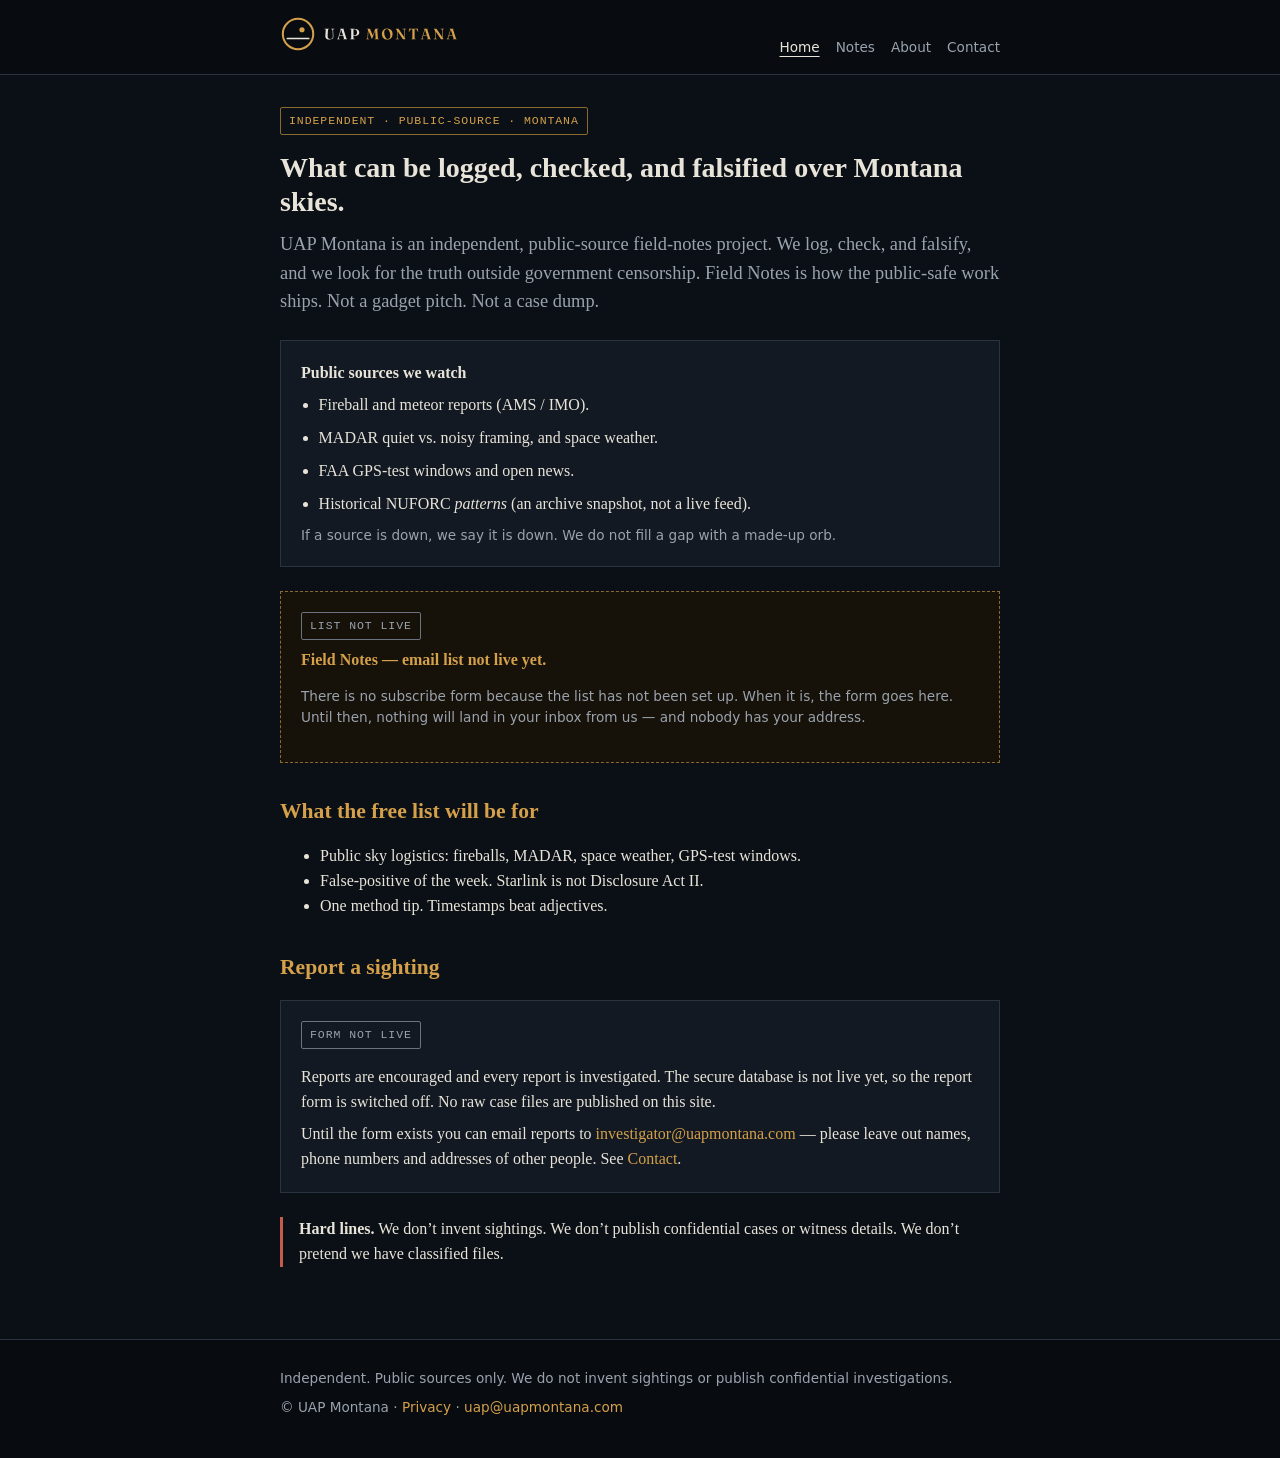
<file: index.html>
<!DOCTYPE html>
<html lang="en" data-theme="dark">
<head>
<meta charset="utf-8" />
<meta name="viewport" content="width=device-width, initial-scale=1" />
<title>UAP Montana — independent public-source field notes</title>
<meta name="description" content="UAP Montana is an independent, public-source field-notes project logging, checking and falsifying what is reported over Montana skies. No invented sightings." />
<meta name="color-scheme" content="dark" />
<meta name="theme-color" content="#0b1016" />

<link rel="canonical" href="https://uapmontana.com/" />
<link rel="icon" href="/favicon.svg" type="image/svg+xml" />
<link rel="icon" href="/favicon.ico" sizes="any" />
<link rel="icon" href="/favicon-32.png" type="image/png" sizes="32x32" />
<link rel="icon" href="/favicon-192.png" type="image/png" sizes="192x192" />
<link rel="apple-touch-icon" href="/apple-touch-icon.png" />
<meta property="og:type" content="website" />
<meta property="og:site_name" content="UAP Montana" />
<meta property="og:title" content="UAP Montana — independent public-source field notes" />
<meta property="og:description" content="UAP Montana is an independent, public-source field-notes project logging, checking and falsifying what is reported over Montana skies. No invented sightings." />
<meta property="og:url" content="https://uapmontana.com/" />
<meta property="og:image" content="https://uapmontana.com/og.png" />
<meta property="og:image:width" content="1200" />
<meta property="og:image:height" content="630" />
<meta property="og:image:alt" content="UAP Montana — public-source field notes" />
<meta name="twitter:card" content="summary_large_image" />
<meta name="twitter:title" content="UAP Montana — independent public-source field notes" />
<meta name="twitter:description" content="UAP Montana is an independent, public-source field-notes project logging, checking and falsifying what is reported over Montana skies. No invented sightings." />
<meta name="twitter:image" content="https://uapmontana.com/og.png" />
<link rel="stylesheet" href="/styles.css" />
</head>
<body>
<a class="skip" href="#main">Skip to content</a>
<header class="site-header"><div class="wrap">
<a class="brand" href="/" aria-label="UAP Montana — home"><img src="/logo.svg" alt="UAP Montana" width="177.7" height="36" /></a>
<nav class="nav" aria-label="Primary"><a href="/" aria-current="page">Home</a><a href="/notes.html">Notes</a><a href="/about.html">About</a><a href="/contact.html">Contact</a></nav>
</div></header>
<main id="main"><div class="wrap">
<span class="badge">Independent · public-source · Montana</span>
<h1>What can be logged, checked, and falsified over Montana skies.</h1>
<p class="lede">UAP Montana is an independent, public-source field-notes project. We log, check, and falsify, and we look for the truth outside government censorship. Field Notes is how the public-safe work ships. Not a gadget pitch. Not a case dump.</p>

<div class="card">
<strong>Public sources we watch</strong>
<ul>
<li>Fireball and meteor reports (AMS / IMO).</li>
<li>MADAR quiet vs. noisy framing, and space weather.</li>
<li>FAA GPS-test windows and open news.</li>
<li>Historical NUFORC <em>patterns</em> (an archive snapshot, not a live feed).</li>
</ul>
<p class="note">If a source is down, we say it is down. We do not fill a gap with a made-up orb.</p>
</div>

<div class="cta">
<span class="badge badge--dark">List not live</span><br />
<strong>Field Notes — email list not live yet.</strong>
<p class="ghost">There is no subscribe form because the list has not been set up. When it is, the form goes here. Until then, nothing will land in your inbox from us — and nobody has your address.</p>
</div>

<h2>What the free list will be for</h2>
<ul>
<li>Public sky logistics: fireballs, MADAR, space weather, GPS-test windows.</li>
<li>False-positive of the week. Starlink is not Disclosure Act II.</li>
<li>One method tip. Timestamps beat adjectives.</li>
</ul>

<section id="report" aria-labelledby="report-h">
<h2 id="report-h">Report a sighting</h2>
<div class="card">
<span class="badge badge--dark">Form not live</span>
<p>Reports are encouraged and every report is investigated. The secure database is not live yet, so the report form is switched off. No raw case files are published on this site.</p>
<p>Until the form exists you can email reports to <a href="mailto:investigator@uapmontana.com">investigator@uapmontana.com</a> — please leave out names, phone numbers and addresses of other people. See <a href="/contact.html">Contact</a>.</p>
</div>
</section>

<div class="hard">
<p><strong>Hard lines.</strong> We don’t invent sightings. We don’t publish confidential cases or witness details. We don’t pretend we have classified files.</p>
</div>
</div></main>
<footer class="site-footer"><div class="wrap">
<p>Independent. Public sources only. We do not invent sightings or publish confidential investigations.</p>
<p>© UAP Montana · <a href="/privacy.html">Privacy</a> · <a href="mailto:uap@uapmontana.com">uap@uapmontana.com</a></p>
</div></footer>
</body>
</html>
</file>
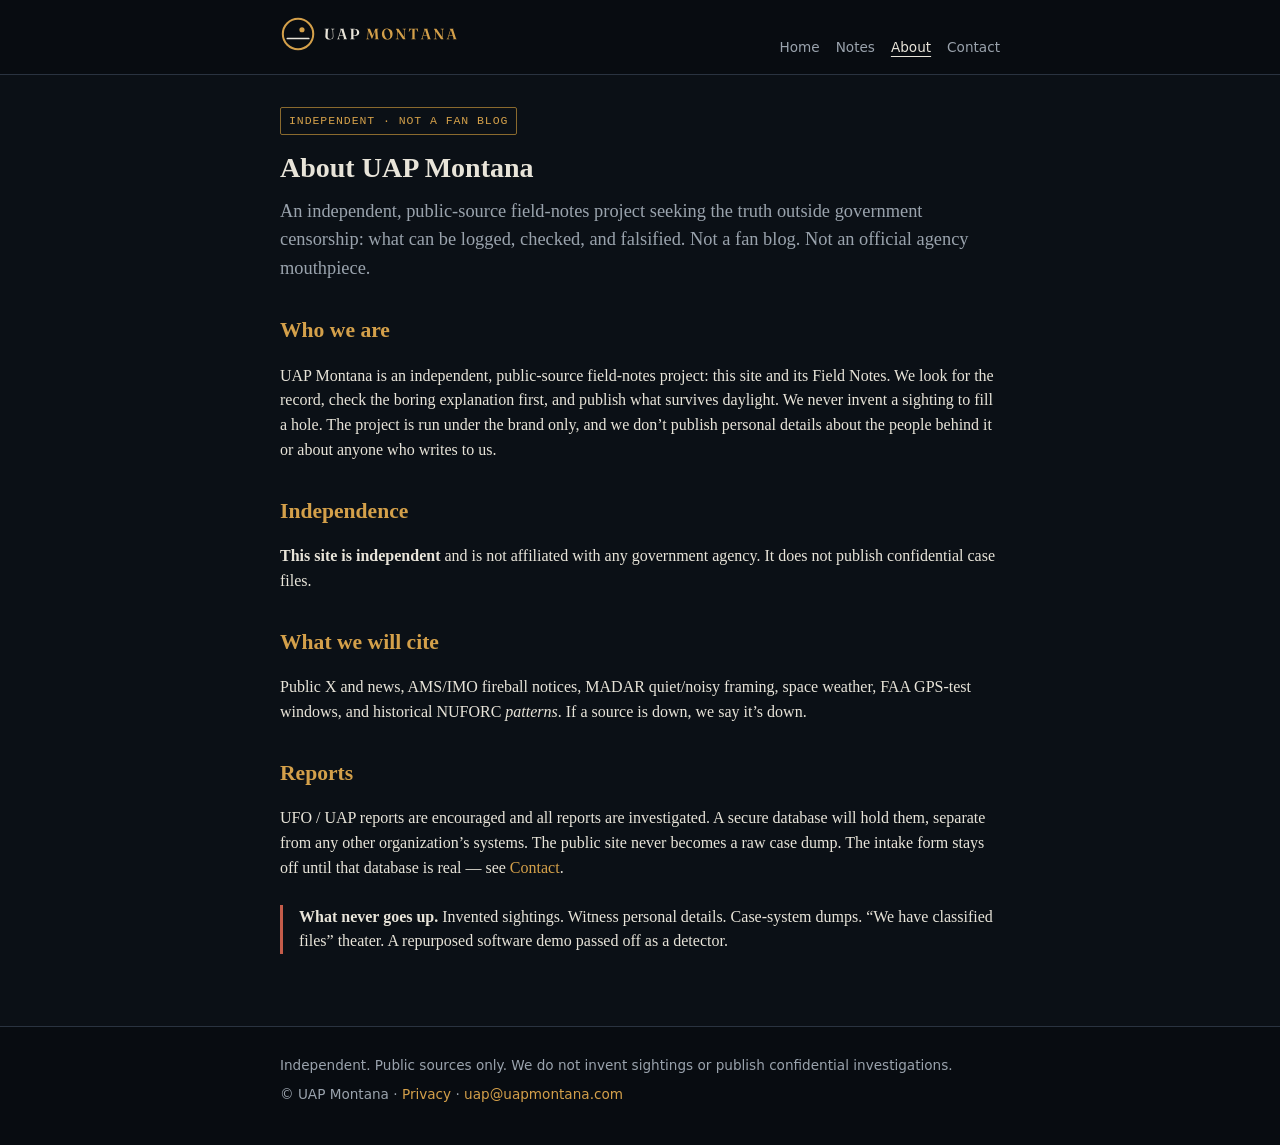
<file: about.html>
<!DOCTYPE html>
<html lang="en" data-theme="dark">
<head>
<meta charset="utf-8" />
<meta name="viewport" content="width=device-width, initial-scale=1" />
<title>About — UAP Montana</title>
<meta name="description" content="UAP Montana is an independent, public-source field-notes project. No invented sightings." />
<meta name="color-scheme" content="dark" />
<meta name="theme-color" content="#0b1016" />

<link rel="canonical" href="https://uapmontana.com/about.html" />
<link rel="icon" href="/favicon.svg" type="image/svg+xml" />
<link rel="icon" href="/favicon.ico" sizes="any" />
<link rel="icon" href="/favicon-32.png" type="image/png" sizes="32x32" />
<link rel="icon" href="/favicon-192.png" type="image/png" sizes="192x192" />
<link rel="apple-touch-icon" href="/apple-touch-icon.png" />
<meta property="og:type" content="website" />
<meta property="og:site_name" content="UAP Montana" />
<meta property="og:title" content="About — UAP Montana" />
<meta property="og:description" content="UAP Montana is an independent, public-source field-notes project. No invented sightings." />
<meta property="og:url" content="https://uapmontana.com/about.html" />
<meta property="og:image" content="https://uapmontana.com/og.png" />
<meta property="og:image:width" content="1200" />
<meta property="og:image:height" content="630" />
<meta property="og:image:alt" content="UAP Montana — public-source field notes" />
<meta name="twitter:card" content="summary_large_image" />
<meta name="twitter:title" content="About — UAP Montana" />
<meta name="twitter:description" content="UAP Montana is an independent, public-source field-notes project. No invented sightings." />
<meta name="twitter:image" content="https://uapmontana.com/og.png" />
<link rel="stylesheet" href="/styles.css" />
</head>
<body>
<a class="skip" href="#main">Skip to content</a>
<header class="site-header"><div class="wrap">
<a class="brand" href="/" aria-label="UAP Montana — home"><img src="/logo.svg" alt="UAP Montana" width="177.7" height="36" /></a>
<nav class="nav" aria-label="Primary"><a href="/">Home</a><a href="/notes.html">Notes</a><a href="/about.html" aria-current="page">About</a><a href="/contact.html">Contact</a></nav>
</div></header>
<main id="main"><div class="wrap">
<span class="badge">Independent · not a fan blog</span>
<h1>About UAP Montana</h1>
<p class="lede">An independent, public-source field-notes project seeking the truth outside government censorship: what can be logged, checked, and falsified. Not a fan blog. Not an official agency mouthpiece.</p>

<h2>Who we are</h2>
<p>UAP Montana is an independent, public-source field-notes project: this site and its Field Notes. We look for the record, check the boring explanation first, and publish what survives daylight. We never invent a sighting to fill a hole. The project is run under the brand only, and we don’t publish personal details about the people behind it or about anyone who writes to us.</p>

<h2>Independence</h2>
<p><strong>This site is independent</strong> and is not affiliated with any government agency. It does not publish confidential case files.</p>

<h2>What we will cite</h2>
<p>Public X and news, AMS/IMO fireball notices, MADAR quiet/noisy framing, space weather, FAA GPS-test windows, and historical NUFORC <em>patterns</em>. If a source is down, we say it’s down.</p>

<h2>Reports</h2>
<p>UFO / UAP reports are encouraged and all reports are investigated. A secure database will hold them, separate from any other organization’s systems. The public site never becomes a raw case dump. The intake form stays off until that database is real — see <a href="/contact.html">Contact</a>.</p>

<div class="hard">
<p><strong>What never goes up.</strong> Invented sightings. Witness personal details. Case-system dumps. “We have classified files” theater. A repurposed software demo passed off as a detector.</p>
</div>
</div></main>
<footer class="site-footer"><div class="wrap">
<p>Independent. Public sources only. We do not invent sightings or publish confidential investigations.</p>
<p>© UAP Montana · <a href="/privacy.html">Privacy</a> · <a href="mailto:uap@uapmontana.com">uap@uapmontana.com</a></p>
</div></footer>
</body>
</html>
</file>
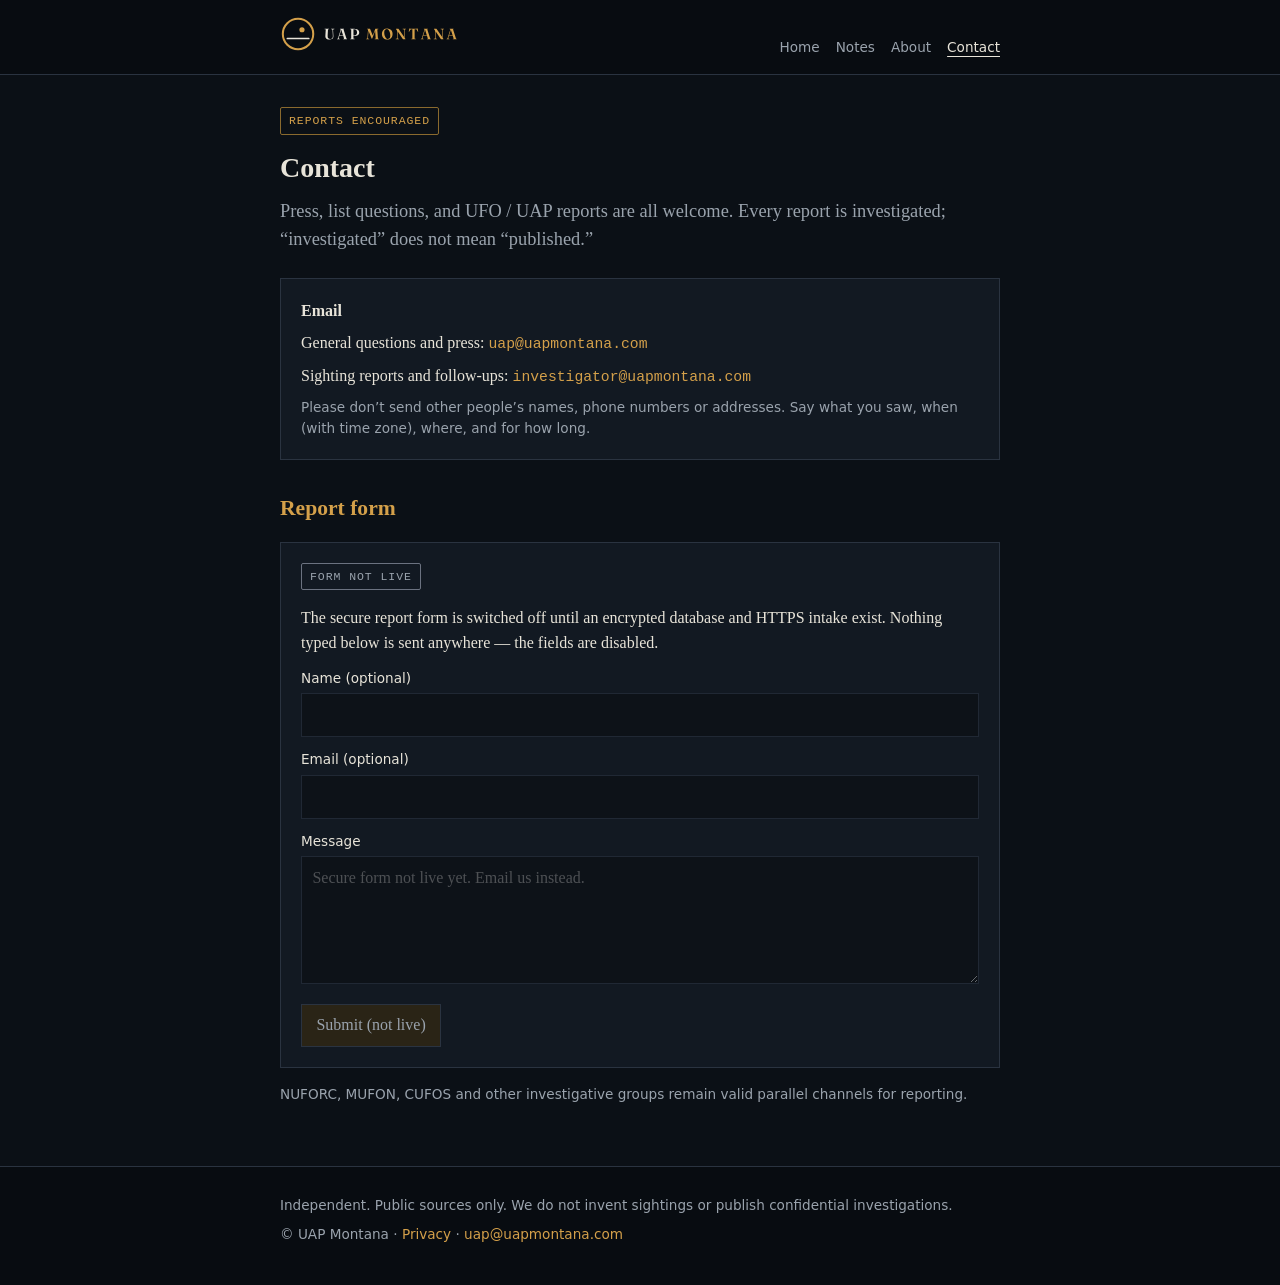
<file: contact.html>
<!DOCTYPE html>
<html lang="en" data-theme="dark">
<head>
<meta charset="utf-8" />
<meta name="viewport" content="width=device-width, initial-scale=1" />
<title>Contact — UAP Montana</title>
<meta name="description" content="Contact UAP Montana or report a UFO/UAP by email. The secure report form is not live yet. General: uap@uapmontana.com. Reports: investigator@uapmontana.com." />
<meta name="color-scheme" content="dark" />
<meta name="theme-color" content="#0b1016" />

<link rel="canonical" href="https://uapmontana.com/contact.html" />
<link rel="icon" href="/favicon.svg" type="image/svg+xml" />
<link rel="icon" href="/favicon.ico" sizes="any" />
<link rel="icon" href="/favicon-32.png" type="image/png" sizes="32x32" />
<link rel="icon" href="/favicon-192.png" type="image/png" sizes="192x192" />
<link rel="apple-touch-icon" href="/apple-touch-icon.png" />
<meta property="og:type" content="website" />
<meta property="og:site_name" content="UAP Montana" />
<meta property="og:title" content="Contact — UAP Montana" />
<meta property="og:description" content="Contact UAP Montana or report a UFO/UAP by email. The secure report form is not live yet. General: uap@uapmontana.com. Reports: investigator@uapmontana.com." />
<meta property="og:url" content="https://uapmontana.com/contact.html" />
<meta property="og:image" content="https://uapmontana.com/og.png" />
<meta property="og:image:width" content="1200" />
<meta property="og:image:height" content="630" />
<meta property="og:image:alt" content="UAP Montana — public-source field notes" />
<meta name="twitter:card" content="summary_large_image" />
<meta name="twitter:title" content="Contact — UAP Montana" />
<meta name="twitter:description" content="Contact UAP Montana or report a UFO/UAP by email. The secure report form is not live yet. General: uap@uapmontana.com. Reports: investigator@uapmontana.com." />
<meta name="twitter:image" content="https://uapmontana.com/og.png" />
<link rel="stylesheet" href="/styles.css" />
</head>
<body>
<a class="skip" href="#main">Skip to content</a>
<header class="site-header"><div class="wrap">
<a class="brand" href="/" aria-label="UAP Montana — home"><img src="/logo.svg" alt="UAP Montana" width="177.7" height="36" /></a>
<nav class="nav" aria-label="Primary"><a href="/">Home</a><a href="/notes.html">Notes</a><a href="/about.html">About</a><a href="/contact.html" aria-current="page">Contact</a></nav>
</div></header>
<main id="main"><div class="wrap">
<span class="badge">Reports encouraged</span>
<h1>Contact</h1>
<p class="lede">Press, list questions, and UFO / UAP reports are all welcome. Every report is investigated; “investigated” does not mean “published.”</p>

<div class="card">
<strong>Email</strong>
<p>General questions and press: <a href="mailto:uap@uapmontana.com"><code>uap@uapmontana.com</code></a></p>
<p>Sighting reports and follow-ups: <a href="mailto:investigator@uapmontana.com"><code>investigator@uapmontana.com</code></a></p>
<p class="note">Please don’t send other people’s names, phone numbers or addresses. Say what you saw, when (with time zone), where, and for how long.</p>
</div>

<h2>Report form</h2>
<div class="card">
<span class="badge badge--dark">Form not live</span>
<p>The secure report form is switched off until an encrypted database and HTTPS intake exist. Nothing typed below is sent anywhere — the fields are disabled.</p>
<form aria-disabled="true" onsubmit="return false">
<fieldset disabled>
<label for="name">Name (optional)</label>
<input id="name" name="name" autocomplete="name" />
<label for="email">Email (optional)</label>
<input id="email" name="email" type="email" autocomplete="email" />
<label for="msg">Message</label>
<textarea id="msg" name="msg" placeholder="Secure form not live yet. Email us instead."></textarea>
<button type="button">Submit (not live)</button>
</fieldset>
</form>
</div>
<p class="note">NUFORC, MUFON, CUFOS and other investigative groups remain valid parallel channels for reporting.</p>
</div></main>
<footer class="site-footer"><div class="wrap">
<p>Independent. Public sources only. We do not invent sightings or publish confidential investigations.</p>
<p>© UAP Montana · <a href="/privacy.html">Privacy</a> · <a href="mailto:uap@uapmontana.com">uap@uapmontana.com</a></p>
</div></footer>
</body>
</html>
</file>
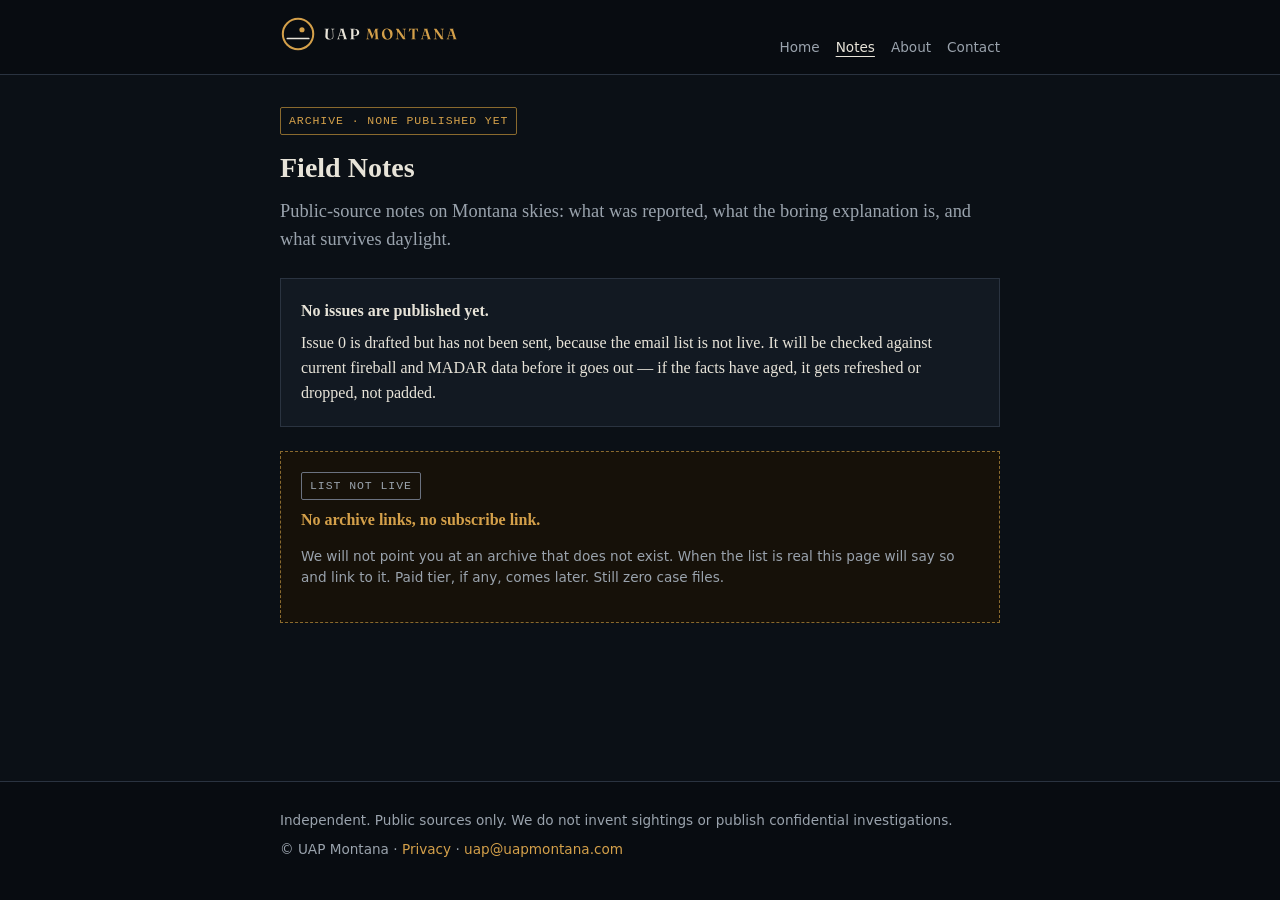
<file: notes.html>
<!DOCTYPE html>
<html lang="en" data-theme="dark">
<head>
<meta charset="utf-8" />
<meta name="viewport" content="width=device-width, initial-scale=1" />
<title>Field Notes — UAP Montana</title>
<meta name="description" content="UAP Montana Field Notes: public-source notes on Montana skies. No issues published yet; the email list is not live." />
<meta name="color-scheme" content="dark" />
<meta name="theme-color" content="#0b1016" />

<link rel="canonical" href="https://uapmontana.com/notes.html" />
<link rel="icon" href="/favicon.svg" type="image/svg+xml" />
<link rel="icon" href="/favicon.ico" sizes="any" />
<link rel="icon" href="/favicon-32.png" type="image/png" sizes="32x32" />
<link rel="icon" href="/favicon-192.png" type="image/png" sizes="192x192" />
<link rel="apple-touch-icon" href="/apple-touch-icon.png" />
<meta property="og:type" content="website" />
<meta property="og:site_name" content="UAP Montana" />
<meta property="og:title" content="Field Notes — UAP Montana" />
<meta property="og:description" content="UAP Montana Field Notes: public-source notes on Montana skies. No issues published yet; the email list is not live." />
<meta property="og:url" content="https://uapmontana.com/notes.html" />
<meta property="og:image" content="https://uapmontana.com/og.png" />
<meta property="og:image:width" content="1200" />
<meta property="og:image:height" content="630" />
<meta property="og:image:alt" content="UAP Montana — public-source field notes" />
<meta name="twitter:card" content="summary_large_image" />
<meta name="twitter:title" content="Field Notes — UAP Montana" />
<meta name="twitter:description" content="UAP Montana Field Notes: public-source notes on Montana skies. No issues published yet; the email list is not live." />
<meta name="twitter:image" content="https://uapmontana.com/og.png" />
<link rel="stylesheet" href="/styles.css" />
</head>
<body>
<a class="skip" href="#main">Skip to content</a>
<header class="site-header"><div class="wrap">
<a class="brand" href="/" aria-label="UAP Montana — home"><img src="/logo.svg" alt="UAP Montana" width="177.7" height="36" /></a>
<nav class="nav" aria-label="Primary"><a href="/">Home</a><a href="/notes.html" aria-current="page">Notes</a><a href="/about.html">About</a><a href="/contact.html">Contact</a></nav>
</div></header>
<main id="main"><div class="wrap">
<span class="badge">Archive · none published yet</span>
<h1>Field Notes</h1>
<p class="lede">Public-source notes on Montana skies: what was reported, what the boring explanation is, and what survives daylight.</p>
<div class="card">
<strong>No issues are published yet.</strong>
<p>Issue 0 is drafted but has not been sent, because the email list is not live. It will be checked against current fireball and MADAR data before it goes out — if the facts have aged, it gets refreshed or dropped, not padded.</p>
</div>
<div class="cta">
<span class="badge badge--dark">List not live</span><br />
<strong>No archive links, no subscribe link.</strong>
<p class="ghost">We will not point you at an archive that does not exist. When the list is real this page will say so and link to it. Paid tier, if any, comes later. Still zero case files.</p>
</div>
</div></main>
<footer class="site-footer"><div class="wrap">
<p>Independent. Public sources only. We do not invent sightings or publish confidential investigations.</p>
<p>© UAP Montana · <a href="/privacy.html">Privacy</a> · <a href="mailto:uap@uapmontana.com">uap@uapmontana.com</a></p>
</div></footer>
</body>
</html>
</file>
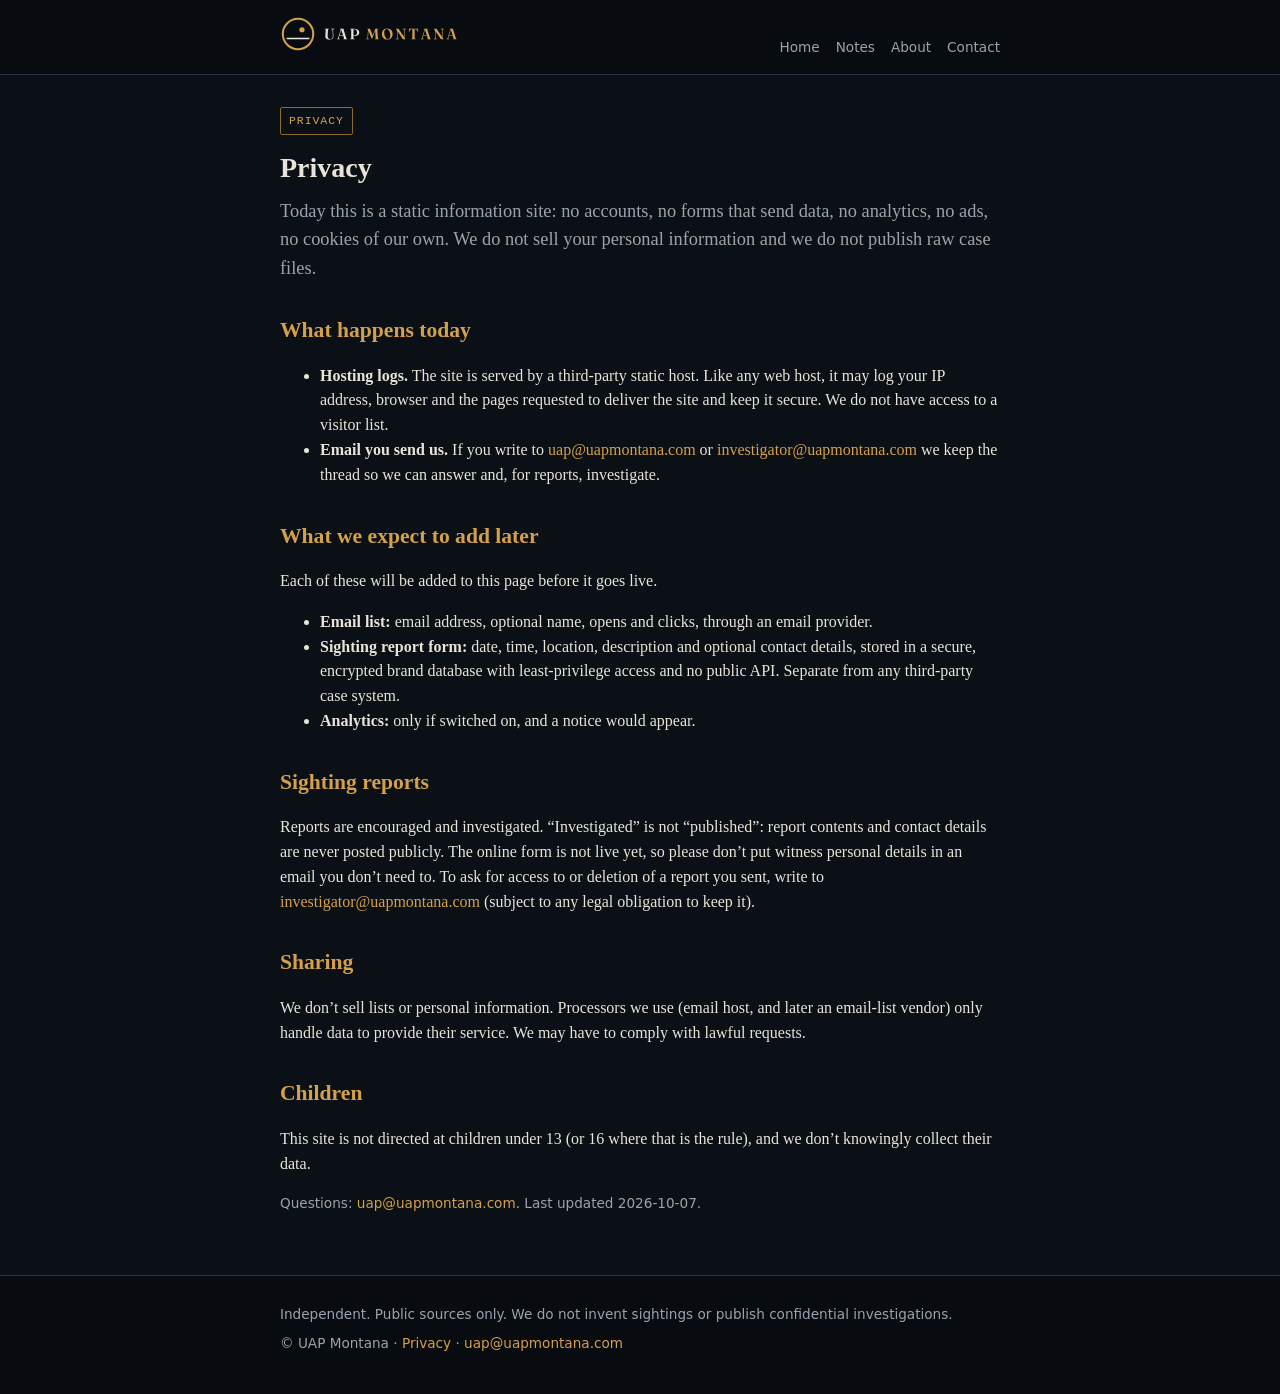
<file: privacy.html>
<!DOCTYPE html>
<html lang="en" data-theme="dark">
<head>
<meta charset="utf-8" />
<meta name="viewport" content="width=device-width, initial-scale=1" />
<title>Privacy — UAP Montana</title>
<meta name="description" content="UAP Montana privacy: what this site collects today (nothing beyond hosting logs) and what we expect to collect later. We do not sell personal information or publish raw cases." />
<meta name="color-scheme" content="dark" />
<meta name="theme-color" content="#0b1016" />

<link rel="canonical" href="https://uapmontana.com/privacy.html" />
<link rel="icon" href="/favicon.svg" type="image/svg+xml" />
<link rel="icon" href="/favicon.ico" sizes="any" />
<link rel="icon" href="/favicon-32.png" type="image/png" sizes="32x32" />
<link rel="icon" href="/favicon-192.png" type="image/png" sizes="192x192" />
<link rel="apple-touch-icon" href="/apple-touch-icon.png" />
<meta property="og:type" content="website" />
<meta property="og:site_name" content="UAP Montana" />
<meta property="og:title" content="Privacy — UAP Montana" />
<meta property="og:description" content="UAP Montana privacy: what this site collects today (nothing beyond hosting logs) and what we expect to collect later. We do not sell personal information or publish raw cases." />
<meta property="og:url" content="https://uapmontana.com/privacy.html" />
<meta property="og:image" content="https://uapmontana.com/og.png" />
<meta property="og:image:width" content="1200" />
<meta property="og:image:height" content="630" />
<meta property="og:image:alt" content="UAP Montana — public-source field notes" />
<meta name="twitter:card" content="summary_large_image" />
<meta name="twitter:title" content="Privacy — UAP Montana" />
<meta name="twitter:description" content="UAP Montana privacy: what this site collects today (nothing beyond hosting logs) and what we expect to collect later. We do not sell personal information or publish raw cases." />
<meta name="twitter:image" content="https://uapmontana.com/og.png" />
<link rel="stylesheet" href="/styles.css" />
</head>
<body>
<a class="skip" href="#main">Skip to content</a>
<header class="site-header"><div class="wrap">
<a class="brand" href="/" aria-label="UAP Montana — home"><img src="/logo.svg" alt="UAP Montana" width="177.7" height="36" /></a>
<nav class="nav" aria-label="Primary"><a href="/">Home</a><a href="/notes.html">Notes</a><a href="/about.html">About</a><a href="/contact.html">Contact</a></nav>
</div></header>
<main id="main"><div class="wrap">
<span class="badge">Privacy</span>
<h1>Privacy</h1>
<p class="lede">Today this is a static information site: no accounts, no forms that send data, no analytics, no ads, no cookies of our own. We do not sell your personal information and we do not publish raw case files.</p>

<h2>What happens today</h2>
<ul>
<li><strong>Hosting logs.</strong> The site is served by a third-party static host. Like any web host, it may log your IP address, browser and the pages requested to deliver the site and keep it secure. We do not have access to a visitor list.</li>
<li><strong>Email you send us.</strong> If you write to <a href="mailto:uap@uapmontana.com">uap@uapmontana.com</a> or <a href="mailto:investigator@uapmontana.com">investigator@uapmontana.com</a> we keep the thread so we can answer and, for reports, investigate.</li>
</ul>

<h2>What we expect to add later</h2>
<p>Each of these will be added to this page before it goes live.</p>
<ul>
<li><strong>Email list:</strong> email address, optional name, opens and clicks, through an email provider.</li>
<li><strong>Sighting report form:</strong> date, time, location, description and optional contact details, stored in a secure, encrypted brand database with least-privilege access and no public API. Separate from any third-party case system.</li>
<li><strong>Analytics:</strong> only if switched on, and a notice would appear.</li>
</ul>

<h2>Sighting reports</h2>
<p>Reports are encouraged and investigated. “Investigated” is not “published”: report contents and contact details are never posted publicly. The online form is not live yet, so please don’t put witness personal details in an email you don’t need to. To ask for access to or deletion of a report you sent, write to <a href="mailto:investigator@uapmontana.com">investigator@uapmontana.com</a> (subject to any legal obligation to keep it).</p>

<h2>Sharing</h2>
<p>We don’t sell lists or personal information. Processors we use (email host, and later an email-list vendor) only handle data to provide their service. We may have to comply with lawful requests.</p>

<h2>Children</h2>
<p>This site is not directed at children under 13 (or 16 where that is the rule), and we don’t knowingly collect their data.</p>

<p class="note">Questions: <a href="mailto:uap@uapmontana.com">uap@uapmontana.com</a>. Last updated 2026-10-07.</p>
</div></main>
<footer class="site-footer"><div class="wrap">
<p>Independent. Public sources only. We do not invent sightings or publish confidential investigations.</p>
<p>© UAP Montana · <a href="/privacy.html">Privacy</a> · <a href="mailto:uap@uapmontana.com">uap@uapmontana.com</a></p>
</div></footer>
</body>
</html>
</file>
<file: styles.css>
/* UAP Montana */
:root,
[data-theme="dark"],
.theme-dark {
  color-scheme: dark;

  --color-bg: #0b1016;
  --color-bg-elevated: #121922;
  --color-bg-deep: #080c11;
  --color-ink: #e8e4d9;
  --color-muted: #9aa3ad;
  --color-line: #2a3340;
  --color-accent: #d4a04a;
  --color-accent-dim: #8a6a2e;
  --color-accent-wash: #161109;
  --color-danger: #c45c4a;
  --color-focus: #d4a04a;
  --color-status-dark: #6b7280;
  --color-status-live: #4a9e6f;

  --font-serif: "Iowan Old Style", "Palatino Linotype", Palatino, "Book Antiqua", Georgia, "Times New Roman", serif;
  --font-sans: "Segoe UI", system-ui, -apple-system, BlinkMacSystemFont, "Helvetica Neue", Arial, sans-serif;
  --font-mono: ui-monospace, "Cascadia Code", "SF Mono", Consolas, "Liberation Mono", Menlo, monospace;

  --text-xs: 0.72rem;
  --text-sm: 0.85rem;
  --text-base: 1rem;
  --text-md: 1.05rem;
  --text-lg: 1.15rem;
  --text-xl: 1.35rem;
  --text-2xl: 1.75rem;
  --text-3xl: 2rem;

  --leading-tight: 1.2;
  --leading-snug: 1.35;
  --leading-normal: 1.55;
  --tracking-badge: 0.08em;
  --tracking-brand: 0.1em;

  --space-1: 0.25rem;
  --space-2: 0.5rem;
  --space-3: 0.75rem;
  --space-4: 1rem;
  --space-5: 1.25rem;
  --space-6: 1.5rem;
  --space-8: 2rem;
  --space-10: 2.5rem;
  --space-12: 3rem;
  --space-16: 4rem;

  --measure: 720px;
  --measure-wide: 960px;
  --gutter: 1.2rem;

  --radius-none: 0;
  --radius-sm: 2px;
  --radius-md: 4px;

  --elev-0: none;
  --elev-1: 0 1px 0 rgba(0, 0, 0, 0.35);
  --elev-2: 0 4px 16px rgba(0, 0, 0, 0.35);

  --duration-fast: 150ms;
  --ease-default: ease;

  --border: 1px solid var(--color-line);
  --border-dashed-accent: 1px dashed var(--color-accent-dim);
}

[data-theme="light"],
.theme-light {
  color-scheme: light;

  --color-bg: #f4f2ec;
  --color-bg-elevated: #ffffff;
  --color-bg-deep: #ebe7df;
  --color-ink: #1a1f26;
  --color-muted: #5c6570;
  --color-line: #c8c2b4;
  --color-accent: #9a6f28;
  --color-accent-dim: #b8924a;
  --color-accent-wash: #f5edd8;
  --color-danger: #a84838;
  --color-focus: #9a6f28;
  --color-status-dark: #6b7280;
  --color-status-live: #2f7a52;

  --elev-1: 0 1px 0 rgba(0, 0, 0, 0.06);
  --elev-2: 0 4px 16px rgba(0, 0, 0, 0.08);
}

@media (prefers-reduced-motion: reduce) {
  :root {
    --duration-fast: 0ms;
  }
}

*,*::before,*::after{box-sizing:border-box}
html{-webkit-text-size-adjust:100%}
html,body{margin:0;padding:0;background:var(--color-bg);color:var(--color-ink)}
body{font-family:var(--font-serif);font-size:var(--text-base);line-height:var(--leading-normal);min-height:100vh;display:flex;flex-direction:column}
a{color:var(--color-accent);text-decoration:none}
a:hover{text-decoration:underline;text-underline-offset:3px}
a:focus-visible,button:focus-visible,input:focus-visible,textarea:focus-visible{outline:2px solid var(--color-focus);outline-offset:2px}
.wrap{width:min(var(--measure),calc(100% - (var(--gutter) * 2)));margin-inline:auto}
.skip{position:absolute;left:-9999px}
.skip:focus{left:var(--space-4);top:var(--space-4);z-index:100;background:var(--color-bg-elevated);color:var(--color-ink);padding:var(--space-2) var(--space-3)}
.site-header{background:var(--color-bg-deep);border-bottom:var(--border);padding:var(--space-4) 0 var(--space-3)}
.site-header .wrap{display:flex;align-items:baseline;justify-content:space-between;gap:var(--space-4);flex-wrap:wrap}
.brand{font-size:var(--text-md);letter-spacing:var(--tracking-brand);text-transform:uppercase;color:var(--color-ink)}
.brand{display:inline-block;line-height:0}
.brand img{display:block;height:36px;width:auto;max-width:100%}
.brand:hover{text-decoration:none}
@media (max-width:420px){.brand img{height:30px}}
.brand span{color:var(--color-accent)}
.nav{display:flex;gap:var(--space-4);flex-wrap:wrap;font-family:var(--font-sans);font-size:var(--text-sm)}
.nav a{color:var(--color-muted);padding:var(--space-1) 0}
.nav a[aria-current="page"]{color:var(--color-ink);text-decoration:underline;text-underline-offset:4px}
main{flex:1;padding:var(--space-8) 0 var(--space-12)}
.badge{display:inline-block;font-family:var(--font-mono);font-size:var(--text-xs);letter-spacing:var(--tracking-badge);text-transform:uppercase;border:1px solid var(--color-accent-dim);color:var(--color-accent);padding:var(--space-1) var(--space-2);border-radius:var(--radius-sm);margin-bottom:var(--space-4)}
.badge--dark{color:var(--color-muted);border-color:var(--color-status-dark);margin:0 0 var(--space-2)}
h1{font-size:var(--text-2xl);font-weight:600;line-height:var(--leading-tight);margin:0 0 var(--space-3)}
h2{font-size:var(--text-xl);font-weight:600;color:var(--color-accent);margin:var(--space-8) 0 var(--space-3)}
.lede{font-size:var(--text-lg);color:var(--color-muted);margin:0 0 var(--space-6)}
.card{background:var(--color-bg-elevated);border:var(--border);padding:var(--space-5);margin:var(--space-4) 0}
.card p{margin:var(--space-2) 0 0}
.card strong{color:var(--color-ink)}
.card ul{margin:var(--space-2) 0 0;padding-left:1.1rem}
.card li{margin:var(--space-2) 0}
.cta{margin:var(--space-6) 0;padding:var(--space-5);border:var(--border-dashed-accent);background:var(--color-accent-wash)}
.cta strong{color:var(--color-accent)}
.ghost,.note{color:var(--color-muted);font-size:var(--text-sm);font-family:var(--font-sans)}
.hard{border-left:3px solid var(--color-danger);padding-left:var(--space-4);margin:var(--space-6) 0}
@media (max-width:560px){h1{font-size:1.55rem}.lede{font-size:1.05rem}}
label{display:block;font-family:var(--font-sans);font-size:var(--text-sm);margin:var(--space-3) 0 var(--space-1)}
input,textarea{width:100%;background:#0a0e13;color:var(--color-ink);border:var(--border);padding:.55rem .65rem;font:inherit;opacity:.6}
textarea{min-height:8rem}
button{display:inline-block;margin-top:var(--space-3);background:#2a2416;color:var(--color-muted);border:var(--border);padding:.5rem .9rem;font:inherit;cursor:not-allowed}
fieldset{border:0;padding:0;margin:0}
code{font-family:var(--font-mono);font-size:.92em}
.site-footer{border-top:var(--border);background:var(--color-bg-deep);padding:var(--space-5) 0 var(--space-8);font-family:var(--font-sans);font-size:var(--text-sm);color:var(--color-muted)}
.site-footer p{margin:var(--space-2) 0}
</file>
